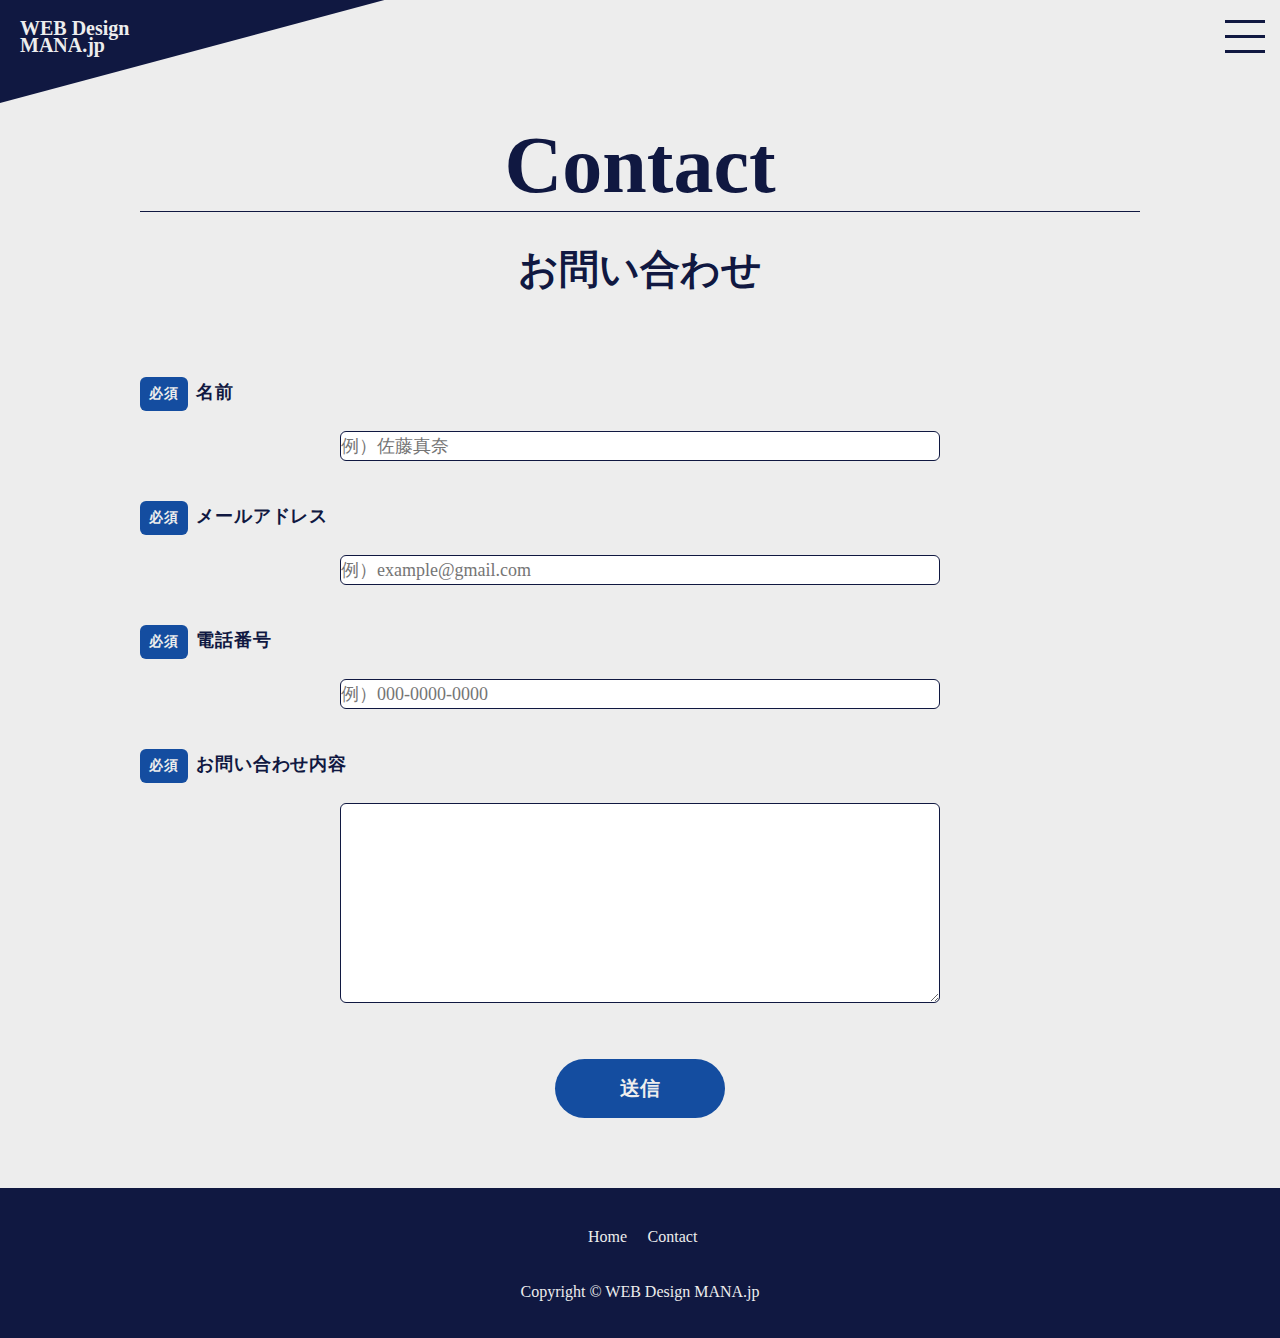
<file: page.html>
<!DOCTYPE html>
<html lang="ja">
    <haed>
        <meta charset="UTF-8">
        <title>Portfolio-contact</title>
         <!--レイアウト表示-->
         <meta http-equiv="X-UA-Compatible" content="IE=edge"/>
         <meta name="robots" content="index,follow" />
         <!--スマホサイズ-->
         <meta name="viewport" content="width=device-width; initial-scale=1;">
         <!--ファイルの読み込み-->
         <link rel="https://unpkg.com/ress/dist/ress.min.css"><!--リセット-->
         <link rel="stylesheet" href="./css/style.css"><!--cssファイル-->
         <link href="https://use.fontawesome.com/releases/v5.6.1/css/all.css" rel="stylesheet"><!--fontawesome-->
         <script src="https://ajax.googleapis.com/ajax/libs/jquery/3.6.0/jquery.min.js"></script><!--jquery-->
         <script src="./move.js" type="text/javascript"></script><!--jqueryファイル-->
         <!--viewpoint-->
         <meta name="viewport" content="width=device-width,initial-scale=1">
    </haed>
    <body>
    <header class="l-header--single">
        <a href="#"><h2 class="p-header__title--single">WEB Design<br>MANA.jp</h3></a>
        <div class="l-header__navblock"><!--右-->
            <!--ハンバーガーメニュー-->
            <div class="l-hamburgerbtn--close" style="display:block;">
                <span class="l-hamburgerbtn-1"></span>
                <span class="l-hamburgerbtn-2"></span>
                <span class="l-hamburgerbtn-3"></span>
            </div>
            <!--ナビメニュー-->
            <nav class="l-header__nav" id="slide" >
                <ul class="l-header__nav__list">
                    <li class="p-header__nav__list--works"><a href="#works">Works：制作実績</a></li>
                    <li class="p-header__nav__list--skills"><a href="#skills">Skills：使用技術</a></li>
                    <li class="p-header__nav__list--about"><a href="#about">About：自己紹介</a></li>
                    <li class="p-header__nav__list--price"><a href="#price">Price：料金</a></li>
                    <li class="p-header__nav__list--contact"><a href="#contact">Contact：お問い合わせ</a></li>
                </ul>
            </nav>
        </div><!--l-header__navblock-->
    </header>

    <main>
        <div class="l-content__waraper">
            <h2 class="p-content--page__title">Contact</h2>
            <h3 class="p-content--page__subtitle">お問い合わせ</h3>

            <section class="l-contactform">
                <div class="l-contactform__item">
                    <p class="p-contactform__item__label"><span class="p-contactform__item__label--required">必須</span>名前</p>
                    <input type="text" class="p-contactform__item__input" placeholder="例）佐藤真奈">
                </div>
                  <div class="l-contactform__item">
                    <p class="p-contactform__item__label"><span class="p-contactform__item__label--required">必須</span>メールアドレス</p>
                    <input type="text" class="p-contactform__item__input" placeholder="例）example@gmail.com">
                  </div>
                  <div class="l-contactform__item">
                    <p class="p-contactform__item__label"><span class="p-contactform__item__label--required">必須</span>電話番号</p>
                    <input type="text" class="p-contactform__item__input" placeholder="例）000-0000-0000">
                  </div>
                  <div class="l-contactform__item">
                    <p class="p-contactform__item__label"><span class="p-contactform__item__label--required">必須</span>お問い合わせ内容</p>
                    <textarea class="p-contactform__item__textarea"></textarea>
                  </div>
                  <input type="submit" class="c-button--contactform" value="送信">
            </section>
        </div>
    </main>

    <footer class="l-footer">
        <nav class="l-footer__nav">
            <ul class="l-footer__nav__list">
                <li class="p-footer__nav--home"><a href="#">Home</a></li>
                <li class="p-footer__nav--contact"><a href="">Contact</a></li>
            </ul>
        </nav>
        <p class="p-footer__copyright">Copyright © WEB Design MANA.jp</p>
     </footer>
 </body>
 </html>
</file>
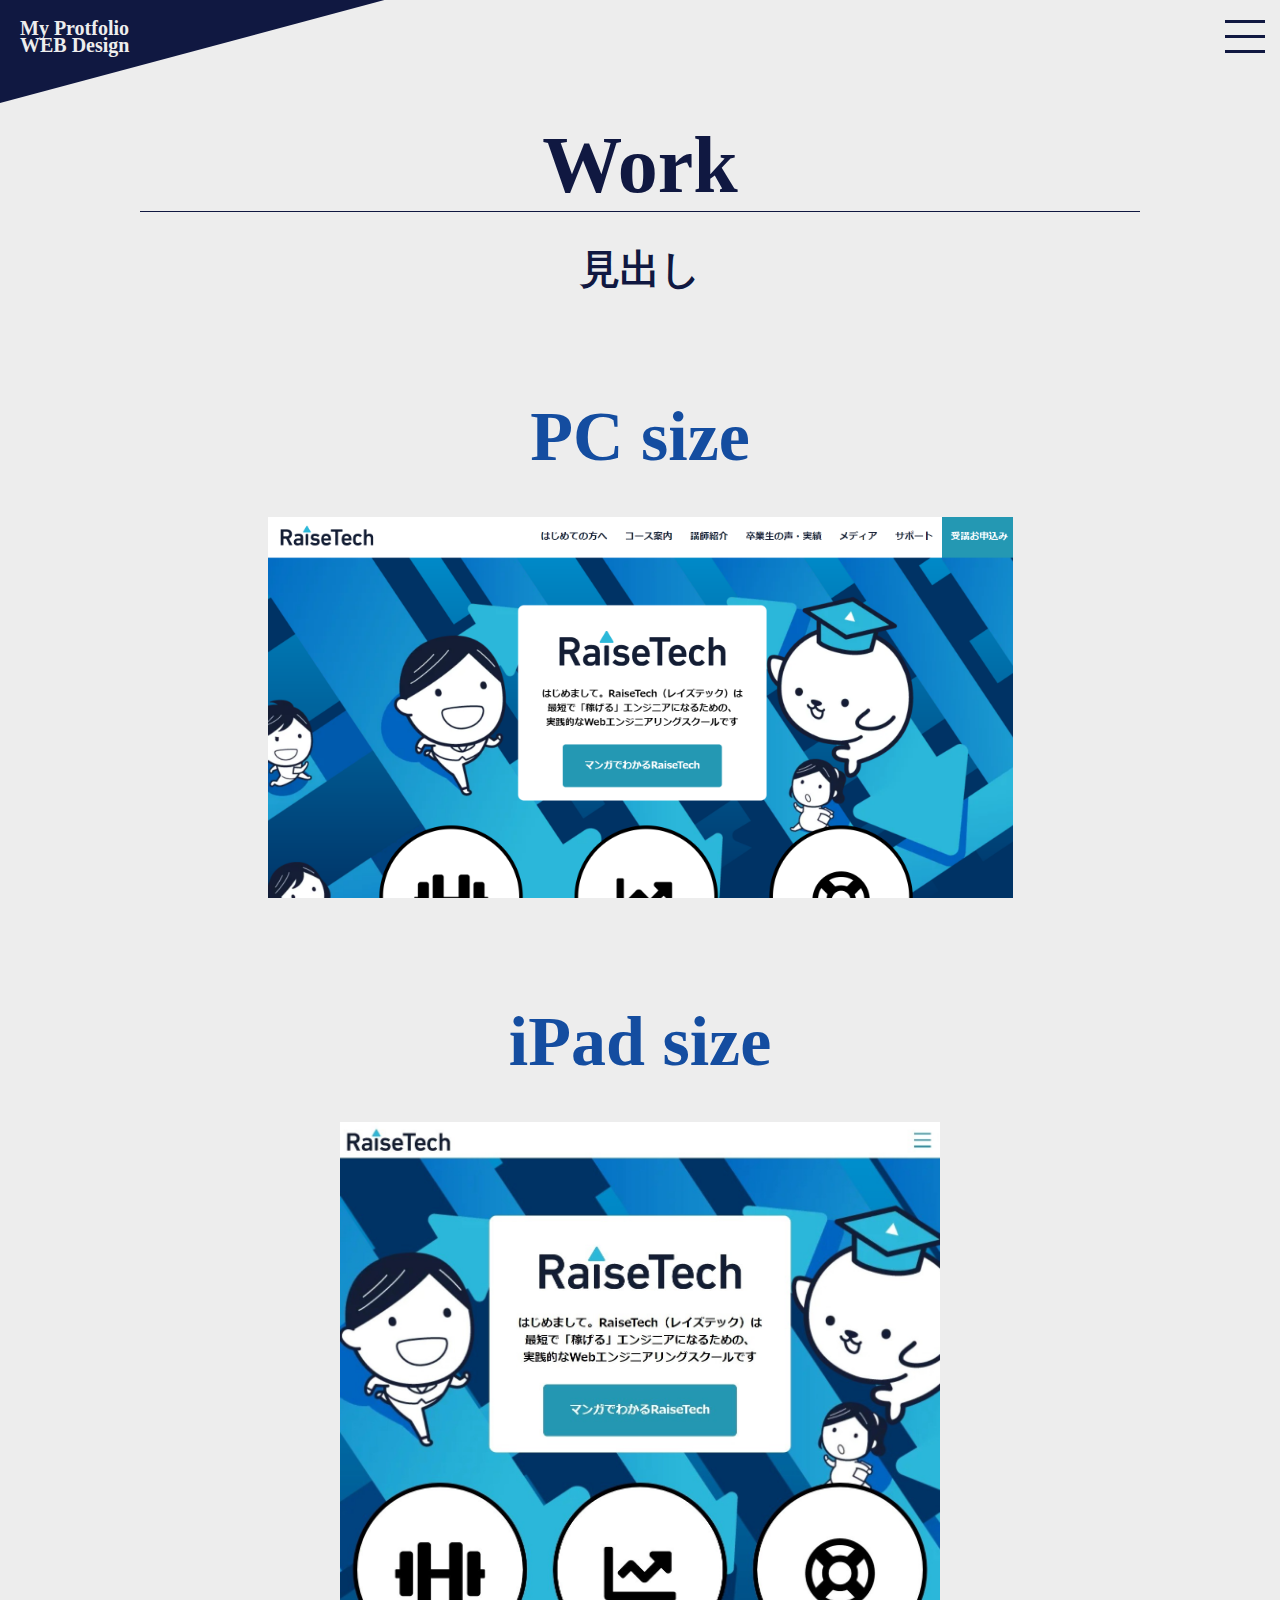
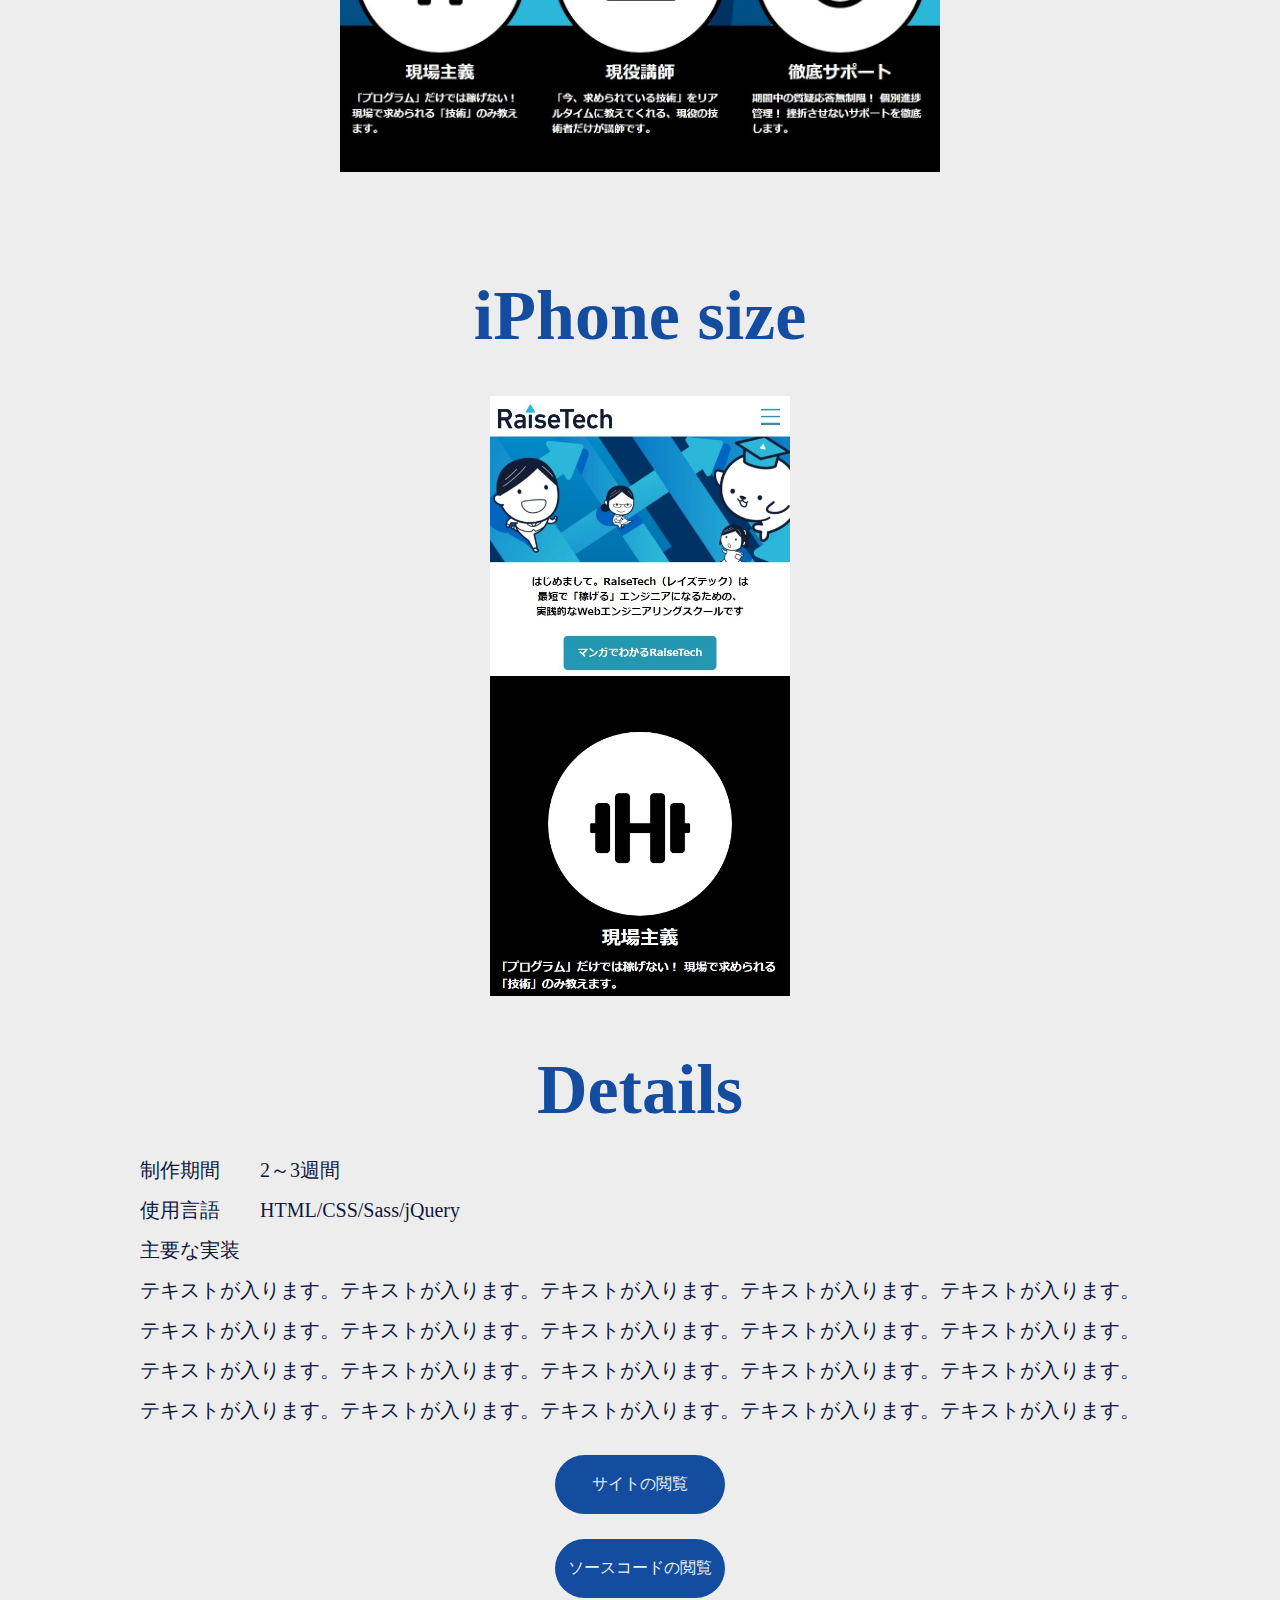
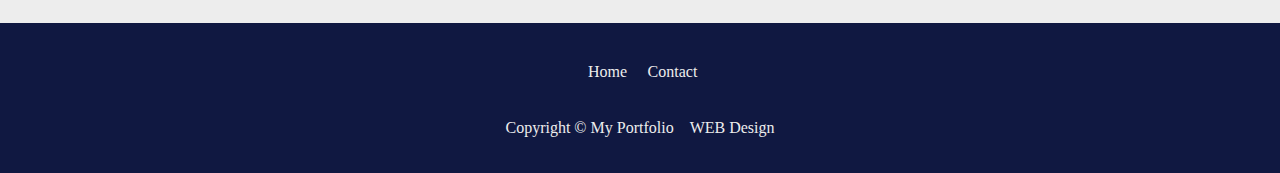
<file: single.html>
<!DOCTYPE html>
<html lang="ja">
    <haed>
        <meta charset="UTF-8">
        <title>Portfolio</title>
         <!--レイアウト表示-->
         <meta http-equiv="X-UA-Compatible" content="IE=edge"/>
         <meta name="robots" content="index,follow" />
         <!--スマホサイズ-->
         <meta name="viewport" content="width=device-width; initial-scale=1;">
         <!--ファイルの読み込み-->
         <link rel="https://unpkg.com/ress/dist/ress.min.css"><!--リセット-->
         <link rel="stylesheet" href="./css/style.css"><!--cssファイル-->
         <link href="https://use.fontawesome.com/releases/v5.6.1/css/all.css" rel="stylesheet"><!--fontawesome-->
         <script src="https://ajax.googleapis.com/ajax/libs/jquery/3.6.0/jquery.min.js"></script><!--jquery-->
         <script src="./move.js" type="text/javascript"></script><!--jqueryファイル-->
         <!--viewpoint-->
         <meta name="viewport" content="width=device-width,initial-scale=1">
    </haed>
    <body>
    <header class="l-header--single">
        <a href="#"><h2 class="p-header__title--single">My Protfolio<br>WEB Design</h3></a>
        <div class="l-header__navblock"><!--右-->
            <!--ハンバーガーメニュー-->
            <div class="l-hamburgerbtn--close" style="display:block;">
                <span class="l-hamburgerbtn-1"></span>
                <span class="l-hamburgerbtn-2"></span>
                <span class="l-hamburgerbtn-3"></span>
            </div>
            <!--ナビメニュー-->
            <nav class="l-header__nav" id="slide" >
                <ul class="l-header__nav__list">
                    <li class="p-header__nav__list--works"><a href="">Works</a></li>
                    <li class="p-header__nav__list--skills"><a href="">Skills</a></li>
                    <li class="p-header__nav__list--about"><a href="">About</a></li>
                    <li class="p-header__nav__list--price"><a href="">Price</a></li>
                    <li class="p-header__nav__list--contact"><a href="">Contact</a></li>
                </ul>
            </nav>
        </div><!--l-header__navblock-->
    </header>

    <main>
        <div class="l-content__waraper">
            <h2 class="p-content--single__title">Work</h2>
            <h3 class="p-content--single__subtitle">見出し</h3>

            <section class="p-content--single--size">
                <figure class="p-content--single--pc">
                    <figcaption class="p-content--single--pc__title">PC size</figcaption>
                    <img class="p-content--single--pc__img" src="./img/RaiseTech　PC.png">
                </figure>
                <figure class="p-content--single--ipad">
                    <figcaption class="p-content--single--ipad__title">iPad size</figcaption>
                    <img class="p-content--single--ipad__img" src="./img/RaiseTech　iPad.jpeg">
                </figure>
                <figure class="p-content--single--iphone">
                    <figcaption class="p-content--single--iphone__title">iPhone size</figcaption>
                    <img class="p-content--single--iphone__img" src="./img/RaiseTech iPhone.jpeg">
                </figure>
            </section>

            <section class="p-content--single--details">
                <h3 class="p-content--single--details__title">Details</h3>
                    <p class="p-content--single--details__text">制作期間　　2～3週間</p>
                    <p class="p-content--single--details__text">使用言語　　HTML/CSS/Sass/jQuery</p>
                    <p class="p-content--single--details__text">主要な実装
                        <br>
                        テキストが入ります。テキストが入ります。テキストが入ります。テキストが入ります。テキストが入ります。
                        テキストが入ります。テキストが入ります。テキストが入ります。テキストが入ります。テキストが入ります。
                        テキストが入ります。テキストが入ります。テキストが入ります。テキストが入ります。テキストが入ります。
                        テキストが入ります。テキストが入ります。テキストが入ります。テキストが入ります。テキストが入ります。
                    </p>
                    <button class="c-button--details--site">
                        <a href="#"><p>サイトの閲覧</p></a>
                    </button>
                    <button class="c-button--details--code">
                        <a href="#"><p>ソースコードの閲覧</p></a>
                    </button>
            </section>
        </div>
    </main>
    <footer class="l-footer">
        <nav class="l-footer__nav">
            <ul class="l-footer__nav__list">
                <li class="p-footer__nav--home"><a href="#">Home</a></li>
                <li class="p-footer__nav--contact"><a href="">Contact</a></li>
            </ul>
        </nav>
        <p class="p-footer__copyright">Copyright © My Portfolio　WEB Design</p>
     </footer>
 </body>
 </html>
</file>
<file: css/style.css>
@charset "UTF-8";
* {
  margin: 0;
  text-decoration: none;
  list-style-type: none;
  width: 100%;
}

main {
  padding-top: 70px;
}

body {
  background-color: #EDEDED;
}

/*!
 * ress.css • v4.0.0
 * MIT License
 * github.com/filipelinhares/ress
 */
/* # =================================================================
   # Global selectors
   # ================================================================= */
html {
  -webkit-box-sizing: border-box;
          box-sizing: border-box;
  -webkit-text-size-adjust: 100%;
  /* Prevent adjustments of font size after orientation changes in iOS */
  word-break: normal;
  -moz-tab-size: 4;
  -o-tab-size: 4;
     tab-size: 4;
}

*,
::before,
::after {
  background-repeat: no-repeat;
  /* Set `background-repeat: no-repeat` to all elements and pseudo elements */
  -webkit-box-sizing: inherit;
          box-sizing: inherit;
}

::before,
::after {
  text-decoration: inherit;
  /* Inherit text-decoration and vertical align to ::before and ::after pseudo elements */
  vertical-align: inherit;
}

* {
  padding: 0;
  /* Reset `padding` and `margin` of all elements */
  margin: 0;
}

/* # =================================================================
     # General elements
     # ================================================================= */
hr {
  overflow: visible;
  /* Show the overflow in Edge and IE */
  height: 0;
  /* Add the correct box sizing in Firefox */
  color: inherit;
  /* Correct border color in Firefox. */
}

details,
main {
  display: block;
  /* Render the `main` element consistently in IE. */
}

summary {
  display: list-item;
  /* Add the correct display in all browsers */
}

small {
  font-size: 80%;
  /* Set font-size to 80% in `small` elements */
}

[hidden] {
  display: none;
  /* Add the correct display in IE */
}

abbr[title] {
  border-bottom: none;
  /* Remove the bottom border in Chrome 57 */
  /* Add the correct text decoration in Chrome, Edge, IE, Opera, and Safari */
  text-decoration: underline;
  -webkit-text-decoration: underline dotted;
          text-decoration: underline dotted;
}

a {
  background-color: transparent;
  /* Remove the gray background on active links in IE 10 */
}

a:active,
a:hover {
  outline-width: 0;
  /* Remove the outline when hovering in all browsers */
}

code,
kbd,
pre,
samp {
  font-family: monospace, monospace;
  /* Specify the font family of code elements */
}

pre {
  font-size: 1em;
  /* Correct the odd `em` font sizing in all browsers */
}

b,
strong {
  font-weight: bolder;
  /* Add the correct font weight in Chrome, Edge, and Safari */
}

/* https://gist.github.com/unruthless/413930 */
sub,
sup {
  font-size: 75%;
  line-height: 0;
  position: relative;
  vertical-align: baseline;
}

sub {
  bottom: -0.25em;
}

sup {
  top: -0.5em;
}

table {
  border-color: inherit;
  /* Correct border color in all Chrome, Edge, and Safari. */
  text-indent: 0;
  /* Remove text indentation in Chrome, Edge, and Safari */
}

/* # =================================================================
     # Forms
     # ================================================================= */
input {
  border-radius: 0;
}

/* Replace pointer cursor in disabled elements */
[disabled] {
  cursor: default;
}

[type='number']::-webkit-inner-spin-button,
[type='number']::-webkit-outer-spin-button {
  height: auto;
  /* Correct the cursor style of increment and decrement buttons in Chrome */
}

[type='search'] {
  -webkit-appearance: textfield;
  /* Correct the odd appearance in Chrome and Safari */
  outline-offset: -2px;
  /* Correct the outline style in Safari */
}

[type='search']::-webkit-search-decoration {
  -webkit-appearance: none;
  /* Remove the inner padding in Chrome and Safari on macOS */
}

textarea {
  overflow: auto;
  /* Internet Explorer 11+ */
  resize: vertical;
  /* Specify textarea resizability */
}

button,
input,
optgroup,
select,
textarea {
  font: inherit;
  /* Specify font inheritance of form elements */
}

optgroup {
  font-weight: bold;
  /* Restore the font weight unset by the previous rule */
}

button {
  overflow: visible;
  /* Address `overflow` set to `hidden` in IE 8/9/10/11 */
}

button,
select {
  text-transform: none;
  /* Firefox 40+, Internet Explorer 11- */
}

/* Apply cursor pointer to button elements */
button,
[type='button'],
[type='reset'],
[type='submit'],
[role='button'] {
  cursor: pointer;
  color: inherit;
}

/* Remove inner padding and border in Firefox 4+ */
button::-moz-focus-inner,
[type='button']::-moz-focus-inner,
[type='reset']::-moz-focus-inner,
[type='submit']::-moz-focus-inner {
  border-style: none;
  padding: 0;
}

/* Replace focus style removed in the border reset above */
button:-moz-focusring,
[type='button']::-moz-focus-inner,
[type='reset']::-moz-focus-inner,
[type='submit']::-moz-focus-inner {
  outline: 1px dotted ButtonText;
}

button,
html [type='button'],
[type='reset'],
[type='submit'] {
  -webkit-appearance: button;
  /* Correct the inability to style clickable types in iOS */
}

/* Remove the default button styling in all browsers */
button,
input,
select,
textarea {
  background-color: transparent;
  border-style: none;
}

a:focus,
button:focus,
input:focus,
select:focus,
textarea:focus {
  outline-width: 0;
}

/* Style select like a standard input */
select {
  -moz-appearance: none;
  /* Firefox 36+ */
  -webkit-appearance: none;
  /* Chrome 41+ */
}

select::-ms-expand {
  display: none;
  /* Internet Explorer 11+ */
}

select::-ms-value {
  color: currentColor;
  /* Internet Explorer 11+ */
}

legend {
  border: 0;
  /* Correct `color` not being inherited in IE 8/9/10/11 */
  color: inherit;
  /* Correct the color inheritance from `fieldset` elements in IE */
  display: table;
  /* Correct the text wrapping in Edge and IE */
  max-width: 100%;
  /* Correct the text wrapping in Edge and IE */
  white-space: normal;
  /* Correct the text wrapping in Edge and IE */
  max-width: 100%;
  /* Correct the text wrapping in Edge 18- and IE */
}

::-webkit-file-upload-button {
  /* Correct the inability to style clickable types in iOS and Safari */
  -webkit-appearance: button;
  color: inherit;
  font: inherit;
  /* Change font properties to `inherit` in Chrome and Safari */
}

/* # =================================================================
     # Specify media element style
     # ================================================================= */
img {
  border-style: none;
  /* Remove border when inside `a` element in IE 8/9/10 */
}

/* Add the correct vertical alignment in Chrome, Firefox, and Opera */
progress {
  vertical-align: baseline;
}

/* # =================================================================
     # Accessibility
     # ================================================================= */
/* Specify the progress cursor of updating elements */
[aria-busy='true'] {
  cursor: progress;
}

/* Specify the pointer cursor of trigger elements */
[aria-controls] {
  cursor: pointer;
}

/* Specify the unstyled cursor of disabled, not-editable, or otherwise inoperable elements */
[aria-disabled='true'] {
  cursor: default;
}

.l-header {
  position: relative;
  background-image: url(../img/top.jpeg);
  min-height: 100vh;
  background-position: center top;
  background-size: cover;
}

.l-header__nav {
  display: none;
  position: fixed;
  z-index: 99;
  left: 0;
  width: 100%;
  height: 100vh;
  /*ナビの高さ*/
  background: #101841;
  -webkit-transition: all 0.6s;
  transition: all 0.6s;
}

.l-header__nav--open {
  width: 100%;
  height: 100%;
  position: absolute;
  display: block;
  overflow: hidden;
  z-index: 99;
  background-color: #101841;
}

.l-header__nav__list {
  position: absolute;
  z-index: 99;
  top: 50%;
  left: 50%;
  -webkit-transform: translate(-50%, -50%);
          transform: translate(-50%, -50%);
}

.l-header--single::before {
  content: '';
  position: absolute;
  top: 0;
  left: 0;
  width: 100%;
  height: 103px;
  background-color: #101841;
  -webkit-transform: rotate(-15deg);
          transform: rotate(-15deg);
  -webkit-transform-origin: left bottom;
          transform-origin: left bottom;
}

.l-hamburgerbtn--close {
  display: block;
  height: 70px;
  width: 70px;
  position: fixed;
  right: 0;
  cursor: pointer;
  /*カーソルリンクポインター*/
  z-index: 100;
}

.l-hamburgerbtn-1 {
  position: absolute;
  left: 15px;
  background-color: #101841;
  width: 40px;
  height: 3px;
  top: 20px;
  -webkit-transition: 0.2s;
  transition: 0.2s;
}

.l-hamburgerbtn-2 {
  position: absolute;
  left: 15px;
  background-color: #101841;
  width: 40px;
  height: 3px;
  top: 35px;
  -webkit-transition: 0.2s;
  transition: 0.2s;
}

.l-hamburgerbtn-3 {
  position: absolute;
  left: 15px;
  background-color: #101841;
  width: 40px;
  height: 3px;
  top: 50px;
  -webkit-transition: 0.2s;
  transition: 0.2s;
}

.l-hamburgerbtn--open {
  background-color: #101841;
  position: fixed;
  right: 0;
  z-index: 100;
}

.l-hamburgerbtn--open .l-hamburgerbtn-1 {
  top: 35px;
  -webkit-transform: rotate(45deg);
          transform: rotate(45deg);
  background-color: #EDEDED;
}

.l-hamburgerbtn--open .l-hamburgerbtn-2 {
  display: none;
}

.l-hamburgerbtn--open .l-hamburgerbtn-3 {
  top: 35px;
  -webkit-transform: rotate(135deg);
          transform: rotate(135deg);
  background-color: #EDEDED;
}

.l-content__waraper {
  padding-left: 36px;
  padding-right: 36px;
}

@media screen and (min-width: 600px) {
  .l-content__waraper {
    padding-left: 80px;
    padding-right: 80px;
  }
}

@media screen and (min-width: 1025px) {
  .l-content__waraper {
    padding-left: 140px;
    padding-right: 140px;
  }
}

.l-content__img--skills {
  display: -ms-grid;
  display: grid;
  -ms-grid-columns: 30% 30% 30%;
      grid-template-columns: 30% 30% 30%;
  gap: 18px;
  margin-bottom: 30px;
}

@media screen and (min-width: 600px) {
  .l-content__img--skills {
    row-gap: 80px;
  }
}

@media screen and (min-width: 1025px) {
  .l-content__img--skills {
    -webkit-column-gap: 35px;
            column-gap: 35px;
  }
}

@media screen and (min-width: 600px) {
  .l-content--about {
    display: -webkit-box;
    display: -ms-flexbox;
    display: flex;
  }
}

.l-footer {
  height: 150px;
  background-color: #101841;
}

.l-footer__nav {
  text-align: center;
}

.l-footer__nav__list {
  width: 130px;
  margin-left: auto;
  margin-right: auto;
  display: -webkit-box;
  display: -ms-flexbox;
  display: flex;
  -webkit-box-pack: center;
      -ms-flex-pack: center;
          justify-content: center;
  padding-top: 40px;
}

.l-contactform {
  margin-top: 60px;
  text-align: center;
}

.l-contactform__item {
  padding-top: 20px;
  padding-bottom: 20px;
  width: 100%;
  -webkit-box-align: center;
      -ms-flex-align: center;
          align-items: center;
}

.c-button--contact {
  display: block;
  background-color: #144DA0;
  border-radius: 30px;
  height: 66px;
  margin: 25px auto;
}

@media screen and (min-width: 600px) {
  .c-button--contact {
    max-width: 1000px;
  }
}

.c-button--contact a p {
  color: #EDEDED;
  font-family: BIZ UDP明朝;
  font-size: 20px;
}

.c-button--details--site {
  display: block;
  background-color: #144DA0;
  border-radius: 30px;
  height: 59px;
  width: 170px;
  margin: 25px auto;
}

.c-button--details--site a p {
  color: #EDEDED;
  font-family: BIZ UDP明朝;
  font-size: 16px;
}

.c-button--details--code {
  display: block;
  background-color: #144DA0;
  border-radius: 30px;
  height: 59px;
  width: 170px;
  margin: 25px auto;
}

.c-button--details--code a p {
  color: #EDEDED;
  font-family: BIZ UDP明朝;
  font-size: 16px;
}

.c-button--contactform {
  display: block;
  background-color: #144DA0;
  border-radius: 30px;
  margin: 32px auto 70px auto;
  height: 59px;
  width: 170px;
  color: #EDEDED;
  font-weight: bold;
  font-size: 20px;
}

.c-icon--contact {
  display: -webkit-box;
  display: -ms-flexbox;
  display: flex;
  -webkit-box-pack: center;
      -ms-flex-pack: center;
          justify-content: center;
  margin-top: 25px;
}

.c-icon--contact--twitter {
  background-color: #fff;
  border-radius: 50%;
  width: 90px;
  height: 90px;
  text-align: center;
  -webkit-box-pack: center;
      -ms-flex-pack: center;
          justify-content: center;
}

.c-icon--contact .fa-twitter {
  color: #55ACEE;
}

.c-icon--contact--facebook {
  background-color: #fff;
  border-radius: 50%;
  width: 90px;
  height: 90px;
  text-align: center;
  -webkit-box-pack: center;
      -ms-flex-pack: center;
          justify-content: center;
  margin-left: 15.5px;
  margin-right: 15.5px;
}

@media screen and (min-width: 600px) {
  .c-icon--contact--facebook {
    margin-left: 50px;
    margin-right: 50px;
  }
}

@media screen and (min-width: 1025px) {
  .c-icon--contact--facebook {
    margin-left: 100px;
    margin-right: 100px;
  }
}

.c-icon--contact .fa-facebook {
  color: #3B5998;
}

.c-icon--contact--github {
  background-color: #fff;
  border-radius: 50%;
  width: 90px;
  height: 90px;
  text-align: center;
  -webkit-box-pack: center;
      -ms-flex-pack: center;
          justify-content: center;
}

.c-icon--contact .fa-github {
  color: #000000;
}

.c-icon--contact .fab {
  padding: 20px;
}

.p-header__nav__list--works > a {
  color: #EDEDED;
  font-family: Sitka Heading,BIZ UDP明朝;
  font-size: 20px;
}

@media screen and (min-width: 600px) {
  .p-header__nav__list--works > a {
    font-size: 30px;
  }
}

.p-header__nav__list--works {
  height: 60px;
  text-align: center;
  padding-top: 22px;
}

@media screen and (min-width: 600px) {
  .p-header__nav__list--works {
    height: 100px;
    padding-top: 35px;
  }
}

.p-header__nav__list--skills > a {
  color: #EDEDED;
  font-family: Sitka Heading,BIZ UDP明朝;
  font-size: 20px;
}

@media screen and (min-width: 600px) {
  .p-header__nav__list--skills > a {
    font-size: 30px;
  }
}

.p-header__nav__list--skills {
  height: 60px;
  text-align: center;
  padding-top: 22px;
}

@media screen and (min-width: 600px) {
  .p-header__nav__list--skills {
    height: 100px;
    padding-top: 35px;
  }
}

.p-header__nav__list--about > a {
  color: #EDEDED;
  font-family: Sitka Heading,BIZ UDP明朝;
  font-size: 20px;
}

@media screen and (min-width: 600px) {
  .p-header__nav__list--about > a {
    font-size: 30px;
  }
}

.p-header__nav__list--about {
  height: 60px;
  text-align: center;
  padding-top: 22px;
}

@media screen and (min-width: 600px) {
  .p-header__nav__list--about {
    height: 100px;
    padding-top: 35px;
  }
}

.p-header__nav__list--price > a {
  color: #EDEDED;
  font-family: Sitka Heading,BIZ UDP明朝;
  font-size: 20px;
}

@media screen and (min-width: 600px) {
  .p-header__nav__list--price > a {
    font-size: 30px;
  }
}

.p-header__nav__list--price {
  height: 60px;
  text-align: center;
  padding-top: 22px;
}

@media screen and (min-width: 600px) {
  .p-header__nav__list--price {
    height: 100px;
    padding-top: 35px;
  }
}

.p-header__nav__list--contact > a {
  color: #EDEDED;
  font-family: Sitka Heading,BIZ UDP明朝;
  font-size: 20px;
}

@media screen and (min-width: 600px) {
  .p-header__nav__list--contact > a {
    font-size: 30px;
  }
}

.p-header__nav__list--contact {
  height: 60px;
  text-align: center;
  padding-top: 22px;
}

@media screen and (min-width: 600px) {
  .p-header__nav__list--contact {
    height: 100px;
    padding-top: 35px;
  }
}

.p-header__nav__list--works:hover {
  background-color: #EDEDED;
}

.p-header__nav__list--works:hover a {
  color: #101841;
}

.p-header__nav__list--skills:hover {
  background-color: #EDEDED;
}

.p-header__nav__list--skills:hover a {
  color: #101841;
}

.p-header__nav__list--about:hover {
  background-color: #EDEDED;
}

.p-header__nav__list--about:hover a {
  color: #101841;
}

.p-header__nav__list--price:hover {
  background-color: #EDEDED;
}

.p-header__nav__list--price:hover a {
  color: #101841;
}

.p-header__nav__list--contact:hover {
  background-color: #EDEDED;
}

.p-header__nav__list--contact:hover a {
  color: #101841;
}

.p-header__title {
  position: absolute;
  text-align: center;
  color: #EDEDED;
  font-size: 100px;
  font-family: Sitka Heading;
  line-height: 0.4;
  top: 30vh;
}

@media screen and (min-width: 600px) {
  .p-header__title {
    font-size: 120px;
  }
}

@media screen and (min-width: 1025px) {
  .p-header__title {
    font-size: 150px;
  }
}

.p-header__subtitle {
  position: absolute;
  top: 45vh;
  color: #EDEDED;
  font-size: 20px;
  font-weight: bold;
  font-family: Sitka Heading;
  text-align: center;
}

@media screen and (min-width: 600px) {
  .p-header__subtitle {
    font-size: 30px;
  }
}

@media screen and (min-width: 1025px) {
  .p-header__subtitle {
    font-size: 40px;
    top: 50vh;
  }
}

.p-header__title--single {
  font-size: 20px;
  font-weight: bold;
  font-family: Sitka Heading;
  color: #EDEDED;
  position: absolute;
  width: 200px;
  padding-left: 20px;
  padding-top: 20px;
  line-height: 0.85;
}

.p-content--works {
  margin-top: 40px;
}

.p-content--works__title {
  text-align: center;
  color: #144DA0;
  font-size: 30px;
  font-weight: bold;
  font-family: Sitka Heading;
}

@media screen and (min-width: 600px) {
  .p-content--works__title {
    font-size: 50px;
  }
}

@media screen and (min-width: 1025px) {
  .p-content--works__title {
    font-size: 70px;
  }
}

.p-content--works__subtitle {
  text-align: center;
  color: #144DA0;
  font-weight: bold;
  font-family: BIZ UDP明朝;
  margin-bottom: 20px;
}

@media screen and (min-width: 600px) {
  .p-content--works__subtitle {
    font-size: 30px;
    margin-bottom: 40px;
  }
}

@media screen and (min-width: 1025px) {
  .p-content--works__subtitle {
    font-size: 40px;
    margin-bottom: 80px;
  }
}

@media screen and (min-width: 1025px) {
  .p-content--works__flex {
    display: -webkit-box;
    display: -ms-flexbox;
    display: flex;
  }
}

.p-content--works--raisetech {
  position: relative;
}

.p-content--works--raisetech__img {
  height: 223px;
  -o-object-fit: cover;
     object-fit: cover;
  -o-object-position: top;
     object-position: top;
  cursor: pointer;
}

@media screen and (min-width: 600px) {
  .p-content--works--raisetech__img {
    height: 400px;
  }
}

@media screen and (min-width: 1025px) {
  .p-content--works--raisetech__img {
    max-width: 800px;
  }
}

.p-content--works--raisetech__mask {
  width: 100%;
  height: 100%;
  position: absolute;
  top: 0;
  left: 0;
  opacity: 0;
  /* マスクを表示しない */
  background-color: rgba(0, 0, 0, 0.4);
  -webkit-transition: all 0.2s ease;
  transition: all 0.2s ease;
}

@media screen and (min-width: 600px) {
  .p-content--works--raisetech__mask {
    height: 400px;
  }
}

@media screen and (min-width: 1025px) {
  .p-content--works--raisetech__mask {
    max-width: 800px;
  }
}

.p-content--works--raisetech__title {
  color: #fff;
  text-align: center;
  font-family: Sitka Heading,BIZ UDP明朝;
  font-size: 30px;
  position: absolute;
  top: 15vh;
}

@media screen and (min-width: 600px) {
  .p-content--works--raisetech__title {
    font-size: 40px;
  }
}

@media screen and (min-width: 1025px) {
  .p-content--works--raisetech__title {
    font-size: 60px;
  }
}

.p-content--works--hamburgermenu {
  margin-top: 20px;
  position: relative;
}

@media screen and (min-width: 600px) {
  .p-content--works--hamburgermenu {
    margin-top: 40px;
  }
}

@media screen and (min-width: 1025px) {
  .p-content--works--hamburgermenu {
    margin-top: 0;
    margin-left: 40px;
  }
}

.p-content--works--hamburgermenu__img {
  height: 223px;
  -o-object-fit: cover;
     object-fit: cover;
  -o-object-position: top;
     object-position: top;
  cursor: pointer;
}

@media screen and (min-width: 600px) {
  .p-content--works--hamburgermenu__img {
    height: 400px;
  }
}

@media screen and (min-width: 1025px) {
  .p-content--works--hamburgermenu__img {
    max-width: 800px;
  }
}

.p-content--works--hamburgermenu__mask {
  width: 100%;
  height: 100%;
  position: absolute;
  top: 0;
  left: 0;
  opacity: 0;
  /* マスクを表示しない */
  background-color: rgba(0, 0, 0, 0.4);
  -webkit-transition: all 0.2s ease;
  transition: all 0.2s ease;
}

@media screen and (min-width: 600px) {
  .p-content--works--hamburgermenu__mask {
    height: 400px;
  }
}

@media screen and (min-width: 1025px) {
  .p-content--works--hamburgermenu__mask {
    max-width: 800px;
  }
}

.p-content--works--hamburgermenu__title {
  color: #fff;
  text-align: center;
  font-family: Sitka Heading,BIZ UDP明朝;
  font-size: 30px;
  position: absolute;
  top: 15vh;
}

@media screen and (min-width: 600px) {
  .p-content--works--hamburgermenu__title {
    font-size: 40px;
  }
}

@media screen and (min-width: 1025px) {
  .p-content--works--hamburgermenu__title {
    font-size: 60px;
  }
}

.p-content--works--raisetech:hover .p-content--works--raisetech__mask {
  opacity: 1;
}

.p-content--works--hamburgermenu:hover .p-content--works--hamburgermenu__mask {
  opacity: 1;
}

.p-content--skills {
  margin-top: 40px;
}

@media screen and (min-width: 600px) {
  .p-content--skills {
    margin-top: 80px;
  }
}

@media screen and (min-width: 1025px) {
  .p-content--skills {
    margin-top: 100px;
  }
}

.p-content--skills__title {
  text-align: center;
  color: #144DA0;
  font-size: 30px;
  font-weight: bold;
  font-family: Sitka Heading;
}

@media screen and (min-width: 600px) {
  .p-content--skills__title {
    font-size: 50px;
  }
}

@media screen and (min-width: 1025px) {
  .p-content--skills__title {
    font-size: 70px;
  }
}

.p-content--skills__subtitle {
  text-align: center;
  color: #144DA0;
  font-weight: bold;
  font-family: BIZ UDP明朝;
  margin-bottom: 20px;
}

@media screen and (min-width: 600px) {
  .p-content--skills__subtitle {
    font-size: 30px;
    margin-bottom: 40px;
  }
}

@media screen and (min-width: 1025px) {
  .p-content--skills__subtitle {
    font-size: 40px;
    margin-bottom: 80px;
  }
}

@media screen and (min-width: 600px) {
  .p-content--skills--html {
    width: 110px;
    height: 133px;
    margin-left: auto;
    margin-right: auto;
  }
}

@media screen and (min-width: 1025px) {
  .p-content--skills--html {
    width: 150px;
    height: 200px;
  }
}

.p-content--skills--html__title {
  color: #101841;
  text-align: center;
  font-family: Sitka Heading,BIZ UDP明朝;
  font-size: 20px;
}

@media screen and (min-width: 600px) {
  .p-content--skills--html__title {
    font-size: 30px;
  }
}

@media screen and (min-width: 600px) {
  .p-content--skills--css {
    width: 110px;
    height: 133px;
    margin-left: auto;
    margin-right: auto;
  }
}

@media screen and (min-width: 1025px) {
  .p-content--skills--css {
    width: 150px;
    height: 200px;
  }
}

.p-content--skills--css__title {
  color: #101841;
  text-align: center;
  font-family: Sitka Heading,BIZ UDP明朝;
  font-size: 20px;
}

@media screen and (min-width: 600px) {
  .p-content--skills--css__title {
    font-size: 30px;
  }
}

@media screen and (min-width: 600px) {
  .p-content--skills--sass {
    width: 110px;
    height: 133px;
    margin-left: auto;
    margin-right: auto;
  }
}

@media screen and (min-width: 1025px) {
  .p-content--skills--sass {
    width: 150px;
    height: 200px;
  }
}

.p-content--skills--sass__title {
  color: #101841;
  text-align: center;
  font-family: Sitka Heading,BIZ UDP明朝;
  font-size: 20px;
}

@media screen and (min-width: 600px) {
  .p-content--skills--sass__title {
    font-size: 30px;
  }
}

@media screen and (min-width: 600px) {
  .p-content--skills--cssdesign {
    width: 110px;
    height: 133px;
    margin-left: auto;
    margin-right: auto;
  }
}

@media screen and (min-width: 1025px) {
  .p-content--skills--cssdesign {
    width: 150px;
    height: 200px;
  }
}

.p-content--skills--cssdesign__title {
  color: #101841;
  text-align: center;
  font-family: Sitka Heading,BIZ UDP明朝;
  font-size: 20px;
}

@media screen and (min-width: 600px) {
  .p-content--skills--cssdesign__title {
    font-size: 30px;
  }
}

@media screen and (min-width: 600px) {
  .p-content--skills--wordpress {
    width: 110px;
    height: 133px;
    margin-left: auto;
    margin-right: auto;
  }
}

@media screen and (min-width: 1025px) {
  .p-content--skills--wordpress {
    width: 150px;
    height: 200px;
  }
}

.p-content--skills--wordpress__title {
  color: #101841;
  text-align: center;
  font-family: Sitka Heading,BIZ UDP明朝;
  font-size: 20px;
}

@media screen and (min-width: 600px) {
  .p-content--skills--wordpress__title {
    font-size: 30px;
  }
}

@media screen and (min-width: 600px) {
  .p-content--skills--git {
    width: 110px;
    height: 133px;
    margin-left: auto;
    margin-right: auto;
  }
}

@media screen and (min-width: 1025px) {
  .p-content--skills--git {
    width: 150px;
    height: 200px;
  }
}

.p-content--skills--git__title {
  color: #101841;
  text-align: center;
  font-family: Sitka Heading,BIZ UDP明朝;
  font-size: 20px;
}

@media screen and (min-width: 600px) {
  .p-content--skills--git__title {
    font-size: 30px;
  }
}

@media screen and (min-width: 600px) {
  .p-content--skills--js {
    width: 110px;
    height: 133px;
    margin-left: auto;
    margin-right: auto;
  }
}

@media screen and (min-width: 1025px) {
  .p-content--skills--js {
    width: 150px;
    height: 200px;
  }
}

.p-content--skills--js__title {
  color: #101841;
  text-align: center;
  font-family: Sitka Heading,BIZ UDP明朝;
  font-size: 20px;
}

@media screen and (min-width: 600px) {
  .p-content--skills--js__title {
    font-size: 30px;
  }
}

.p-content--skills__text {
  font-family: BIZ UDP明朝;
  font-size: 16px;
  color: #101841;
  line-height: 1.875;
}

@media screen and (min-width: 1025px) {
  .p-content--skills__text {
    font-size: 20px;
    line-height: 2;
  }
}

.p-content--about {
  margin-top: 40px;
  position: relative;
}

@media screen and (min-width: 600px) {
  .p-content--about {
    margin-top: 80px;
  }
}

@media screen and (min-width: 1025px) {
  .p-content--about {
    margin-top: 100px;
  }
}

.p-content--about__title {
  text-align: center;
  color: #144DA0;
  font-size: 30px;
  font-weight: bold;
  font-family: Sitka Heading;
}

@media screen and (min-width: 600px) {
  .p-content--about__title {
    font-size: 50px;
  }
}

@media screen and (min-width: 1025px) {
  .p-content--about__title {
    font-size: 70px;
  }
}

.p-content--about__subtitle {
  text-align: center;
  color: #144DA0;
  font-weight: bold;
  font-family: BIZ UDP明朝;
  margin-bottom: 20px;
}

@media screen and (min-width: 600px) {
  .p-content--about__subtitle {
    font-size: 30px;
    margin-bottom: 40px;
  }
}

@media screen and (min-width: 1025px) {
  .p-content--about__subtitle {
    font-size: 40px;
    margin-bottom: 80px;
  }
}

.p-content--about__img {
  cursor: pointer;
  -webkit-filter: grayscale(100%);
          filter: grayscale(100%);
}

@media screen and (min-width: 600px) {
  .p-content--about__img {
    width: 50%;
    height: 50%;
  }
}

.p-content--about__profile {
  font-size: 20px;
  color: #101841;
  font-family: Sitka Heading;
  margin-top: -105px;
  right: 0;
  position: absolute;
}

@media screen and (min-width: 600px) {
  .p-content--about__profile {
    padding-top: 50%;
  }
}

@media screen and (min-width: 1025px) {
  .p-content--about__profile {
    font-size: 30px;
    padding-top: 45%;
  }
}

.p-content--about__text {
  font-family: BIZ UDP明朝;
  font-size: 16px;
  color: #101841;
  line-height: 1.875;
  margin-top: 20px;
}

@media screen and (min-width: 1025px) {
  .p-content--about__text {
    font-size: 20px;
    line-height: 2;
  }
}

@media screen and (min-width: 600px) {
  .p-content--about__text {
    padding-left: 30px;
    margin-top: 50px;
    overflow: hidden;
  }
}

.p-content--about:hover img {
  -webkit-filter: grayscale(0%);
          filter: grayscale(0%);
  -webkit-transition: -webkit-filter .5s;
  transition: -webkit-filter .5s;
  transition: filter .5s;
  transition: filter .5s, -webkit-filter .5s;
}

.p-content--price {
  margin-top: 40px;
}

@media screen and (min-width: 600px) {
  .p-content--price {
    margin-top: 80px;
  }
}

@media screen and (min-width: 1025px) {
  .p-content--price {
    margin-top: 100px;
  }
}

.p-content--price__title {
  text-align: center;
  color: #144DA0;
  font-size: 30px;
  font-weight: bold;
  font-family: Sitka Heading;
}

@media screen and (min-width: 600px) {
  .p-content--price__title {
    font-size: 50px;
  }
}

@media screen and (min-width: 1025px) {
  .p-content--price__title {
    font-size: 70px;
  }
}

.p-content--price__subtitle {
  text-align: center;
  color: #144DA0;
  font-weight: bold;
  font-family: BIZ UDP明朝;
  margin-bottom: 20px;
}

@media screen and (min-width: 600px) {
  .p-content--price__subtitle {
    font-size: 30px;
    margin-bottom: 40px;
  }
}

@media screen and (min-width: 1025px) {
  .p-content--price__subtitle {
    font-size: 40px;
    margin-bottom: 80px;
  }
}

.p-content--pricetable--coding {
  text-align: center;
}

.p-content--pricetable--coding h4 {
  font-size: 20px;
  color: #101841;
  font-family: BIZ UDP明朝;
  margin-bottom: 20px;
}

@media screen and (min-width: 600px) {
  .p-content--pricetable--coding h4 {
    font-size: 30px;
    margin-bottom: 30px;
  }
}

@media screen and (min-width: 1025px) {
  .p-content--pricetable--coding h4 {
    font-size: 40px;
    margin-bottom: 50px;
  }
}

.p-content--pricetable--coding p {
  font-size: 16px;
  color: #101841;
  font-family: BIZ UDP明朝,Sitka Heading;
  margin-bottom: 20px;
  border-bottom: 1px solid #101841;
}

@media screen and (min-width: 600px) {
  .p-content--pricetable--coding p {
    font-size: 20px;
    margin-bottom: 23px;
  }
}

@media screen and (min-width: 1025px) {
  .p-content--pricetable--coding p {
    font-size: 30px;
    margin-bottom: 50px;
  }
}

.p-content--pricetable--wordpress {
  text-align: center;
}

.p-content--pricetable--wordpress h4 {
  font-size: 20px;
  color: #101841;
  font-family: BIZ UDP明朝;
  margin-bottom: 20px;
}

@media screen and (min-width: 600px) {
  .p-content--pricetable--wordpress h4 {
    font-size: 30px;
    margin-bottom: 30px;
  }
}

@media screen and (min-width: 1025px) {
  .p-content--pricetable--wordpress h4 {
    font-size: 40px;
    margin-bottom: 50px;
  }
}

.p-content--pricetable--wordpress p {
  font-size: 16px;
  color: #101841;
  font-family: BIZ UDP明朝,Sitka Heading;
  margin-bottom: 20px;
  border-bottom: 1px solid #101841;
}

@media screen and (min-width: 600px) {
  .p-content--pricetable--wordpress p {
    font-size: 20px;
    margin-bottom: 23px;
  }
}

@media screen and (min-width: 1025px) {
  .p-content--pricetable--wordpress p {
    font-size: 30px;
    margin-bottom: 50px;
  }
}

.p-content--pricetable--note p {
  font-family: BIZ UDP明朝;
  font-size: 16px;
  color: #101841;
  line-height: 1.875;
}

@media screen and (min-width: 1025px) {
  .p-content--pricetable--note p {
    font-size: 20px;
    line-height: 2;
  }
}

.p-content--contact {
  margin-top: 40px;
  margin-bottom: 50px;
}

@media screen and (min-width: 600px) {
  .p-content--contact {
    margin-top: 80px;
    margin-bottom: 70px;
  }
}

@media screen and (min-width: 1025px) {
  .p-content--contact {
    margin-top: 100px;
    margin-bottom: 90px;
  }
}

.p-content--contact__title {
  text-align: center;
  color: #144DA0;
  font-size: 30px;
  font-weight: bold;
  font-family: Sitka Heading;
}

@media screen and (min-width: 600px) {
  .p-content--contact__title {
    font-size: 50px;
  }
}

@media screen and (min-width: 1025px) {
  .p-content--contact__title {
    font-size: 70px;
  }
}

.p-content--contact__subtitle {
  text-align: center;
  color: #144DA0;
  font-weight: bold;
  font-family: BIZ UDP明朝;
  margin-bottom: 20px;
}

@media screen and (min-width: 600px) {
  .p-content--contact__subtitle {
    font-size: 30px;
    margin-bottom: 40px;
  }
}

@media screen and (min-width: 1025px) {
  .p-content--contact__subtitle {
    font-size: 40px;
    margin-bottom: 80px;
  }
}

.p-content--contact__text {
  font-family: BIZ UDP明朝;
  font-size: 16px;
  color: #101841;
  line-height: 1.875;
  text-align: center;
}

@media screen and (min-width: 1025px) {
  .p-content--contact__text {
    font-size: 20px;
    line-height: 2;
  }
}

.p-content--single__title {
  text-align: center;
  font-family: Sitka Heading;
  font-size: 40px;
  font-weight: bold;
  color: #101841;
  border-bottom: 1px  solid #101841;
  margin-top: 50px;
}

@media screen and (min-width: 600px) {
  .p-content--single__title {
    font-size: 50px;
  }
}

@media screen and (min-width: 1025px) {
  .p-content--single__title {
    font-size: 80px;
  }
}

.p-content--single__subtitle {
  text-align: center;
  font-family: BIZ UDP明朝;
  font-size: 20px;
  font-weight: bold;
  color: #101841;
  margin-top: 15px;
}

@media screen and (min-width: 600px) {
  .p-content--single__subtitle {
    font-size: 30px;
    margin-top: 20px;
  }
}

@media screen and (min-width: 1025px) {
  .p-content--single__subtitle {
    font-size: 40px;
    margin-top: 30px;
  }
}

.p-content--single--size {
  margin-bottom: 50px;
}

.p-content--single--size .p-content--single--pc {
  text-align: center;
}

.p-content--single--size .p-content--single--pc__title {
  text-align: center;
  color: #144DA0;
  font-size: 30px;
  font-weight: bold;
  font-family: Sitka Heading;
  margin-top: 35px;
  margin-bottom: 20px;
}

@media screen and (min-width: 600px) {
  .p-content--single--size .p-content--single--pc__title {
    font-size: 50px;
  }
}

@media screen and (min-width: 1025px) {
  .p-content--single--size .p-content--single--pc__title {
    font-size: 70px;
  }
}

@media screen and (min-width: 600px) {
  .p-content--single--size .p-content--single--pc__title {
    margin-top: 80px;
    margin-bottom: 30px;
  }
}

@media screen and (min-width: 1025px) {
  .p-content--single--size .p-content--single--pc__title {
    margin-top: 100px;
    margin-bottom: 40px;
  }
}

.p-content--single--size .p-content--single--pc__img {
  max-width: 745px;
  max-height: 381px;
  -o-object-fit: cover;
     object-fit: cover;
  -o-object-position: top;
     object-position: top;
}

.p-content--single--size .p-content--single--ipad {
  text-align: center;
}

.p-content--single--size .p-content--single--ipad__title {
  text-align: center;
  color: #144DA0;
  font-size: 30px;
  font-weight: bold;
  font-family: Sitka Heading;
  margin-top: 30px;
  margin-bottom: 20px;
}

@media screen and (min-width: 600px) {
  .p-content--single--size .p-content--single--ipad__title {
    font-size: 50px;
  }
}

@media screen and (min-width: 1025px) {
  .p-content--single--size .p-content--single--ipad__title {
    font-size: 70px;
  }
}

@media screen and (min-width: 600px) {
  .p-content--single--size .p-content--single--ipad__title {
    margin-top: 80px;
    margin-bottom: 30px;
  }
}

@media screen and (min-width: 1025px) {
  .p-content--single--size .p-content--single--ipad__title {
    margin-top: 100px;
    margin-bottom: 40px;
  }
}

.p-content--single--size .p-content--single--ipad__img {
  max-width: 600px;
  max-height: 650px;
  -o-object-fit: cover;
     object-fit: cover;
  -o-object-position: top;
     object-position: top;
}

.p-content--single--size .p-content--single--iphone {
  text-align: center;
}

.p-content--single--size .p-content--single--iphone__title {
  text-align: center;
  color: #144DA0;
  font-size: 30px;
  font-weight: bold;
  font-family: Sitka Heading;
  margin-top: 30px;
  margin-bottom: 20px;
}

@media screen and (min-width: 600px) {
  .p-content--single--size .p-content--single--iphone__title {
    font-size: 50px;
  }
}

@media screen and (min-width: 1025px) {
  .p-content--single--size .p-content--single--iphone__title {
    font-size: 70px;
  }
}

@media screen and (min-width: 600px) {
  .p-content--single--size .p-content--single--iphone__title {
    margin-top: 80px;
    margin-bottom: 30px;
  }
}

@media screen and (min-width: 1025px) {
  .p-content--single--size .p-content--single--iphone__title {
    margin-top: 100px;
    margin-bottom: 40px;
  }
}

.p-content--single--size .p-content--single--iphone__img {
  max-width: 300px;
  max-height: 600px;
  -o-object-fit: cover;
     object-fit: cover;
  -o-object-position: top;
     object-position: top;
}

.p-content--single--details__title {
  text-align: center;
  color: #144DA0;
  font-size: 30px;
  font-weight: bold;
  font-family: Sitka Heading;
  margin-bottom: 20px;
}

@media screen and (min-width: 600px) {
  .p-content--single--details__title {
    font-size: 50px;
  }
}

@media screen and (min-width: 1025px) {
  .p-content--single--details__title {
    font-size: 70px;
  }
}

.p-content--single--details__text {
  font-family: BIZ UDP明朝;
  font-size: 16px;
  color: #101841;
  line-height: 1.875;
}

@media screen and (min-width: 1025px) {
  .p-content--single--details__text {
    font-size: 20px;
    line-height: 2;
  }
}

.p-content--page__title {
  text-align: center;
  font-family: Sitka Heading;
  font-size: 40px;
  font-weight: bold;
  color: #101841;
  border-bottom: 1px  solid #101841;
  margin-top: 50px;
}

@media screen and (min-width: 600px) {
  .p-content--page__title {
    font-size: 50px;
  }
}

@media screen and (min-width: 1025px) {
  .p-content--page__title {
    font-size: 80px;
  }
}

.p-content--page__subtitle {
  text-align: center;
  font-family: BIZ UDP明朝;
  font-size: 20px;
  font-weight: bold;
  color: #101841;
  margin-top: 15px;
}

@media screen and (min-width: 600px) {
  .p-content--page__subtitle {
    font-size: 30px;
    margin-top: 20px;
  }
}

@media screen and (min-width: 1025px) {
  .p-content--page__subtitle {
    font-size: 40px;
    margin-top: 30px;
  }
}

.p-footer__nav--home > a {
  color: #EDEDED;
  font-family: Sitka Heading;
  font-size: 16px;
}

.p-footer__nav--contact > a {
  color: #EDEDED;
  font-family: Sitka Heading;
  font-size: 16px;
}

.p-footer__copyright {
  color: #EDEDED;
  font-family: Sitka Heading;
  font-size: 16px;
  text-align: center;
  margin-top: 37px;
}

.p-contactform {
  padding-left: 80px;
  padding-right: 80px;
}

.p-contactform__item__label {
  width: 100%;
  max-width: 250px;
  letter-spacing: 0.05em;
  font-weight: bold;
  font-size: 18px;
  font-family: BIZ UDP明朝;
  color: #101841;
  text-align: initial;
}

.p-contactform__item__label--required {
  border-radius: 6px;
  margin-right: 8px;
  padding-top: 8px;
  padding-bottom: 8px;
  width: 48px;
  display: inline-block;
  text-align: center;
  background: #144DA0;
  color: #EDEDED;
  font-size: 14px;
}

.p-contactform__item__input {
  border: 1px solid #101841;
  border-radius: 6px;
  height: 30px;
  width: 100%;
  max-width: 600px;
  background: #fff;
  font-size: 18px;
  margin-top: 20px;
}

.p-contactform__item__textarea {
  border: 1px solid #101841;
  border-radius: 6px;
  height: 200px;
  width: 100%;
  max-width: 600px;
  background: #fff;
  font-size: 18px;
  margin-top: 20px;
}
/*# sourceMappingURL=style.css.map */
</file>
